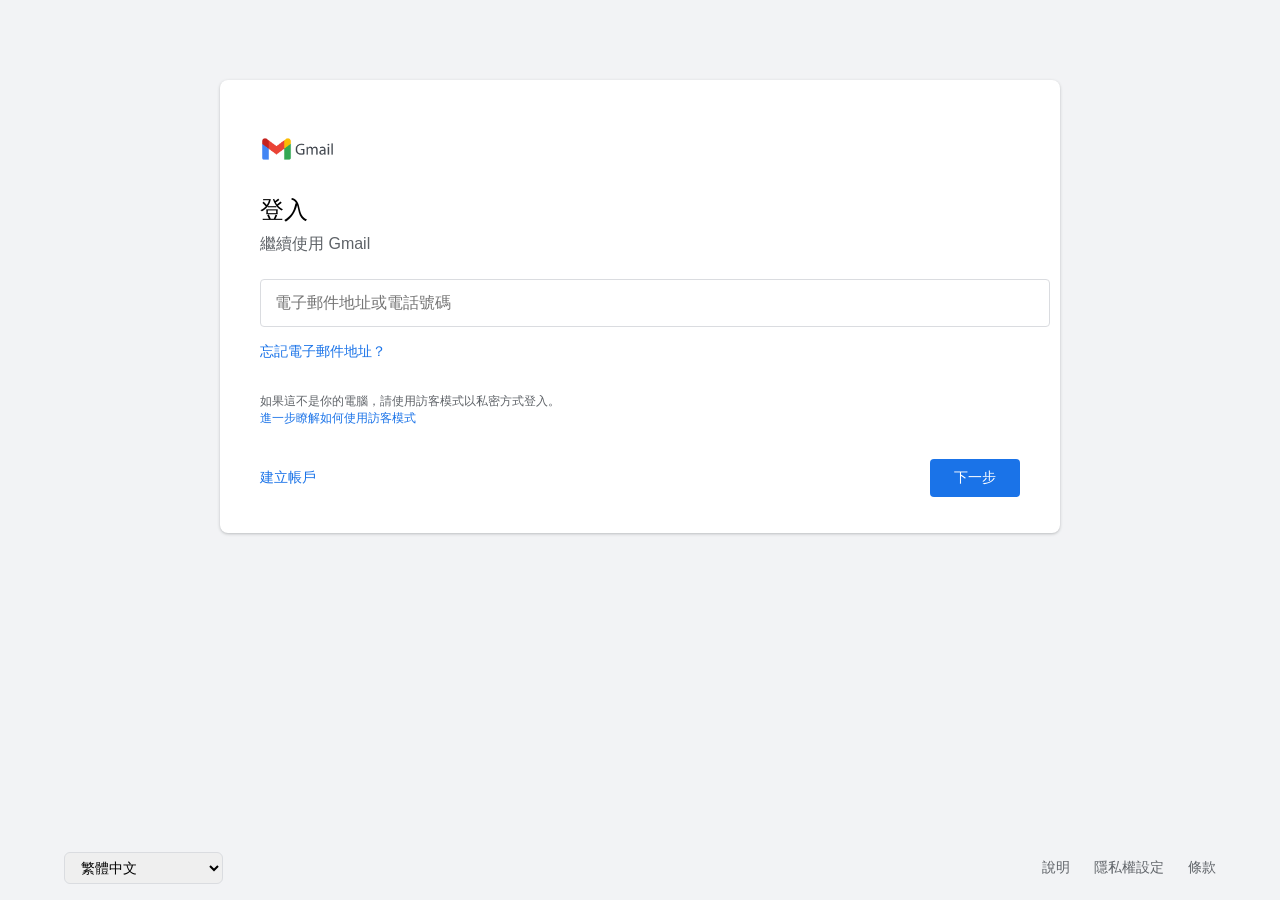
<file: index.html>
<!DOCTYPE html>
<html lang="zh-Hant">
<head>
    <meta charset="UTF-8" />
    <meta name="viewport" content="width=device-width, initial-scale=1.0" />
    <title>Gmail 登入復刻</title>
    <link rel="stylesheet" href="style.css" />
</head>
<body>
<div class="container">
    <div class="login-box">
        <img src="Gmail-Emblem.png" alt="Gmail logo" class="logo" />
        <h1>登入</h1>
        <p class="subtitle">繼續使用 Gmail</p>
        <input type="text" placeholder="電子郵件地址或電話號碼" />
        <div class="link">忘記電子郵件地址？</div>
        <p class="guest-mode">如果這不是你的電腦，請使用訪客模式以私密方式登入。<br />
            <a href="#">進一步瞭解如何使用訪客模式</a>
        </p>
        <div class="actions">
            <a href="#" class="create-account">建立帳戶</a>
            <button class="next-btn">下一步</button>
        </div>
    </div>

    <div class="footer">
        <div class="language-selector">
            <select>
                <option>繁體中文</option>
                <option>简体中文</option>
                <option>English</option>
                <option>日本語</option>
                <option>한국어</option>
                <option>Español</option>
                <option>Français</option>
                <option>Deutsch</option>
                <option>Português (Brasil)</option>
                <option>Italiano</option>
            </select>
        </div>
        <div class="footer-links">
            <a href="#">說明</a>
            <a href="#">隱私權設定</a>
            <a href="#">條款</a>
        </div>
    </div>
</div>
<script src="script.js"></script>
</body>
</html>
</file>
<file: style.css>
body {
    margin: 0;
    font-family: 'Google Sans', Roboto, Arial, sans-serif;
    background-color: #f2f3f5;
}

.container {
    display: flex;
    flex-direction: column;
    align-items: center;
    height: 100vh;
    position: relative;
    justify-content: space-between;
}

.login-box {
    background: white;
    width: 100%;
    max-width: 840px;
    margin-top: 80px;
    padding: 48px 40px 36px;
    border-radius: 8px;
    box-shadow: 0 1px 3px rgba(60, 64, 67, 0.3);
    box-sizing: border-box;
}


.logo {
    width: 75px;
    margin-bottom: 20px;
}

h1 {
    margin: 0;
    font-size: 24px;
    font-weight: 500;
}

.subtitle {
    color: #5f6368;
    font-size: 16px;
    margin: 8px 0 24px;
}

input[type="text"] {
    width: 100%;
    padding: 14px;
    font-size: 16px;
    border: 1px solid #dadce0;
    border-radius: 4px;
    margin-bottom: 16px;
    transition: border-color 0.2s, box-shadow 0.2s;
}

input[type="text"]:focus {
    border: 2px solid #1a73e8;
    outline: none;
    box-shadow: 0 0 0 2px rgba(26, 115, 232, 0.2);
}

.link {
    color: #1a73e8;
    font-size: 14px;
    margin-bottom: 32px;
    cursor: pointer;
}

.guest-mode {
    font-size: 12px;
    color: #5f6368;
    margin-bottom: 32px;
}

.guest-mode a {
    color: #1a73e8;
    text-decoration: none;
}

.actions {
    display: flex;
    justify-content: space-between;
    align-items: center;
}

.create-account {
    font-size: 14px;
    color: #1a73e8;
    text-decoration: none;
}

.next-btn {
    background-color: #1a73e8;
    color: white;
    border: none;
    padding: 10px 24px;
    font-size: 14px;
    border-radius: 4px;
    cursor: pointer;
}

.footer {
    display: flex;
    justify-content: space-between;
    align-items: center;
    width: 90%;
    padding: 16px 0;
    font-size: 14px;
    color: #5f6368;
}

.language-selector select {
    padding: 6px 12px;
    border-radius: 6px;
    border: 1px solid #dadce0;
    font-size: 14px;
}

.footer-links a {
    margin-left: 20px;
    color: #5f6368;
    text-decoration: none;
}
</file>
